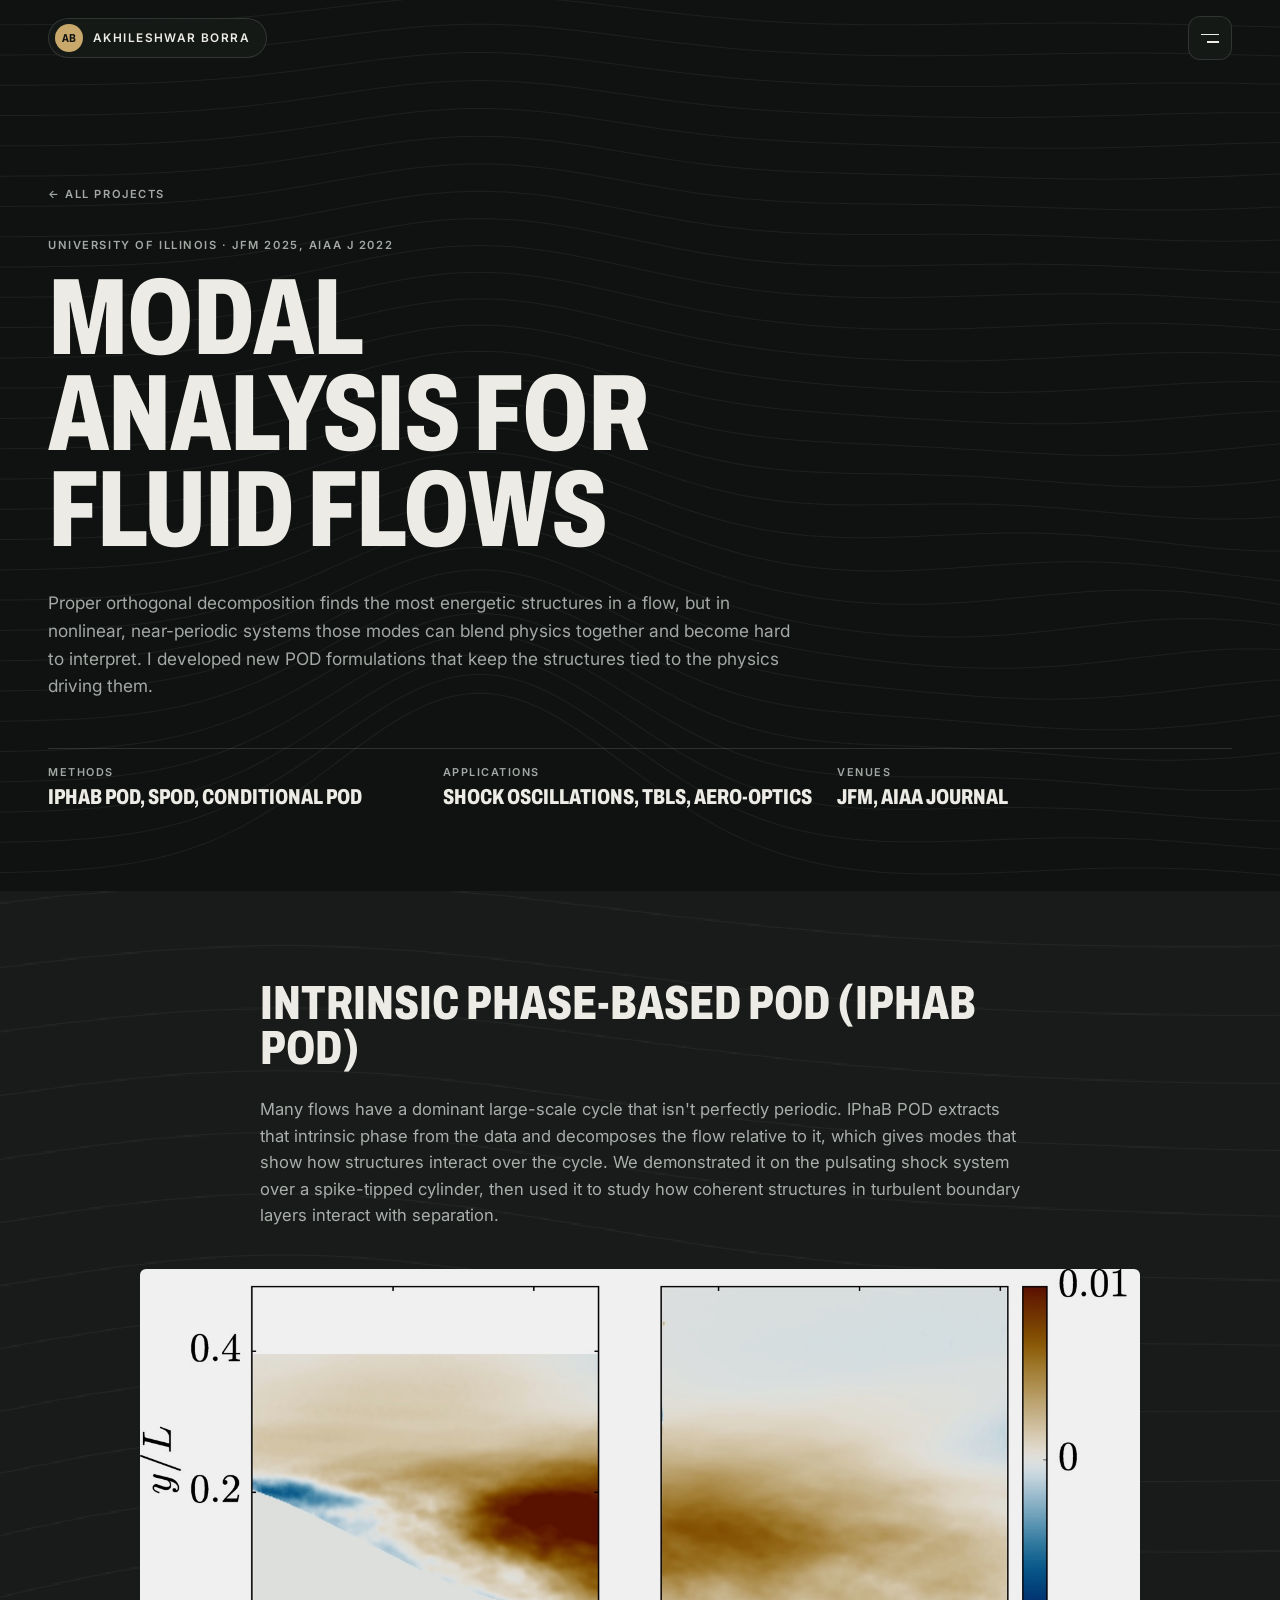
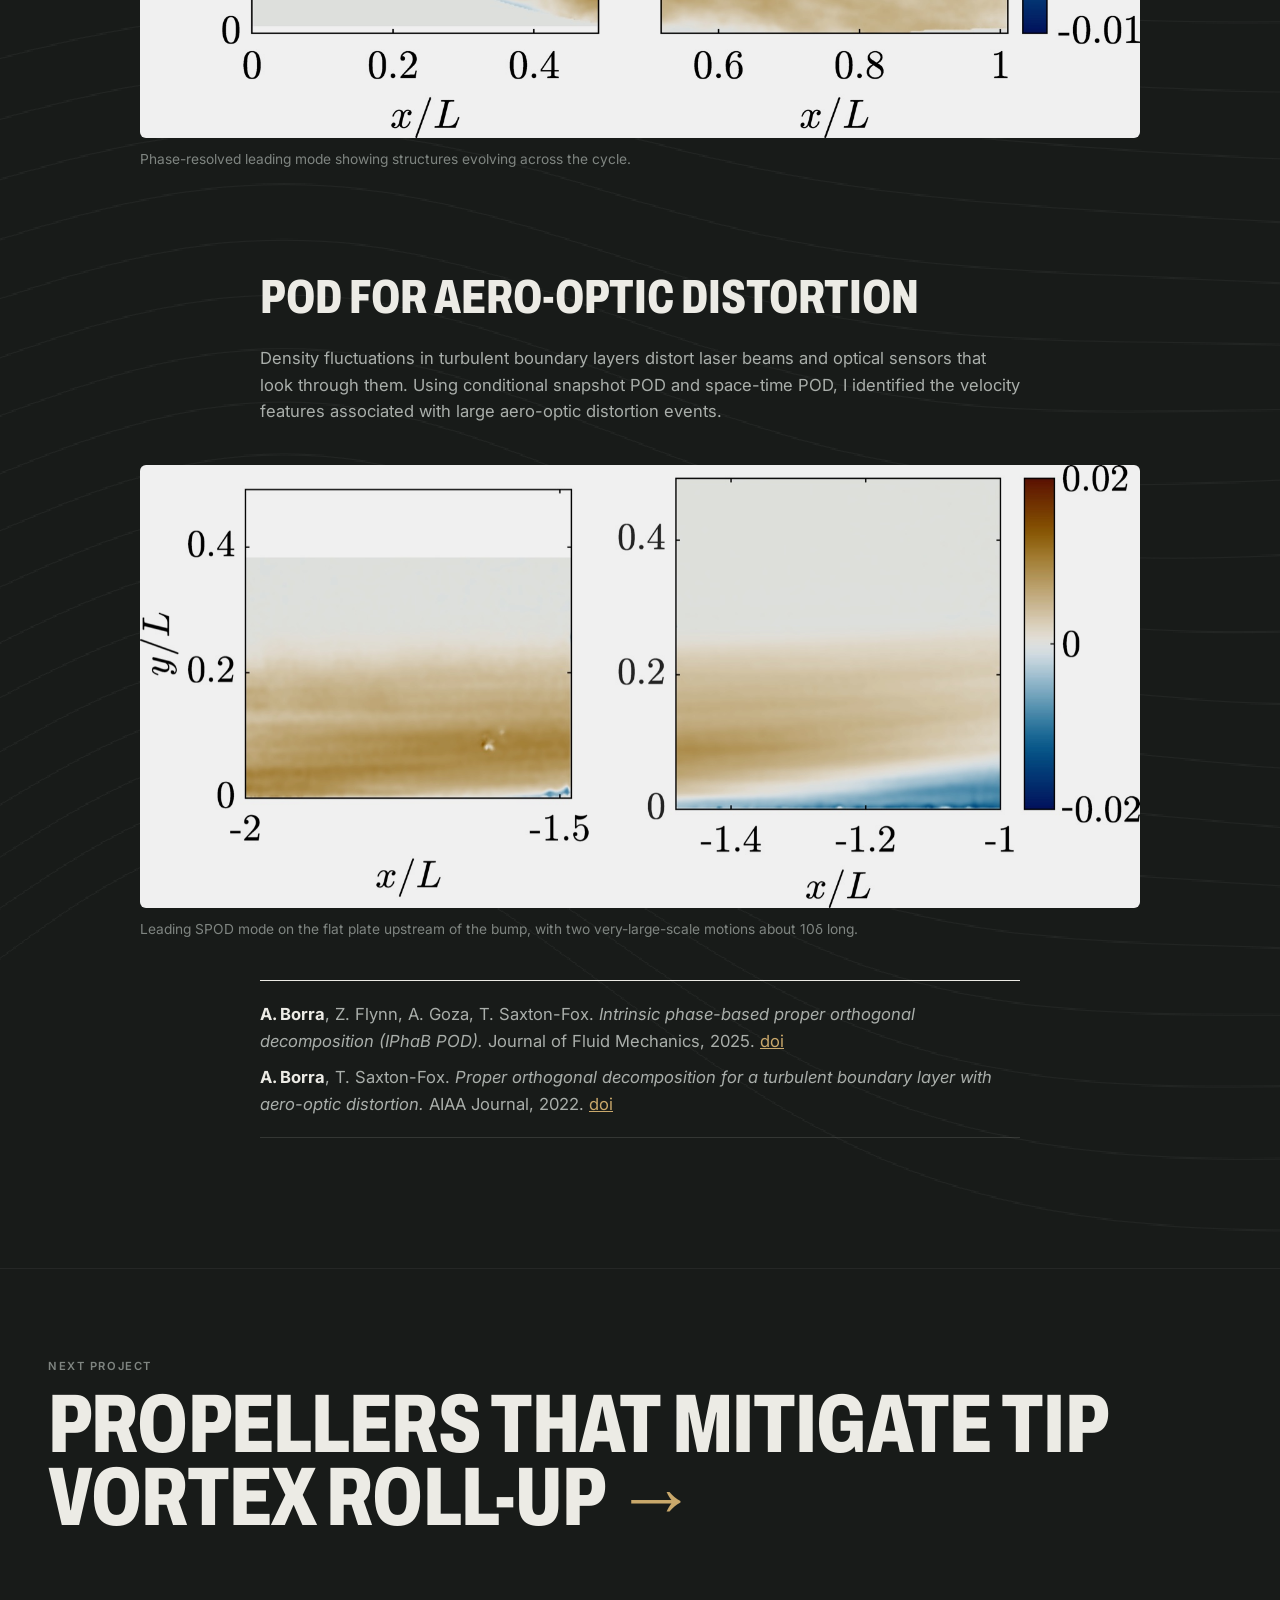
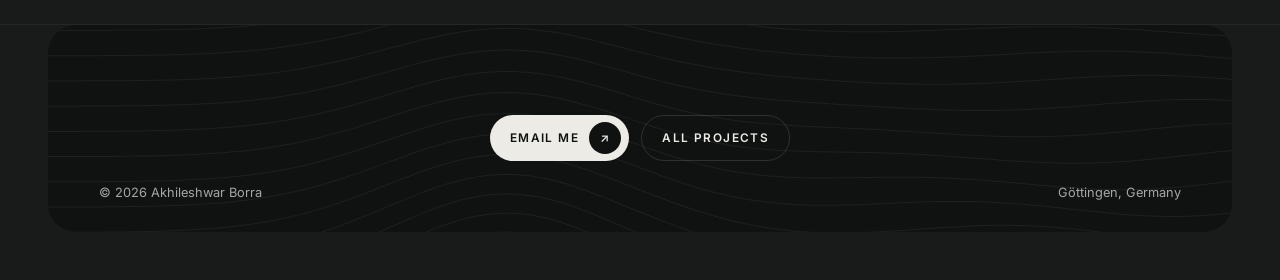
<file: projects/modal-analysis.html>
<!doctype html>
<html lang="en">
<head>
  <meta charset="utf-8">
  <meta name="viewport" content="width=device-width, initial-scale=1">
  <title>Modal analysis for fluid flows · Akhileshwar Borra</title>
  <meta name="description" content="Intrinsic phase-based POD and conditional POD for physically interpretable structures in turbulent and near-periodic flows.">
  <link rel="preconnect" href="https://fonts.googleapis.com">
  <link rel="preconnect" href="https://fonts.gstatic.com" crossorigin>
  <link href="https://fonts.googleapis.com/css2?family=Archivo:wdth,wght@62..125,500..900&family=Instrument+Serif:ital@0;1&family=Inter:wght@400;500;600&display=swap" rel="stylesheet">
  <link rel="stylesheet" href="../assets/css/style.css?v=13">
  <script defer src="../assets/js/site.js?v=7"></script>
</head>
<body>
  <header class="topbar">
    <a class="pill" href="../index.html"><span class="mono">AB</span>Akhileshwar Borra</a>
    <button class="menu-btn" type="button" data-menu-open aria-label="Open menu"><span></span><span></span></button>
  </header>

  <div class="menu" id="menu" role="dialog" aria-label="Site menu">
    <div class="menu-top">
      <span class="label">Akhileshwar Borra</span>
      <button class="btn-square" type="button" data-menu-close aria-label="Close menu">×</button>
    </div>
    <nav>
      <a href="../index.html"><small>00</small>Home</a>
      <a href="../index.html#work"><small>01</small>Projects</a>
      <a href="../index.html#publications"><small>02</small>Publications</a>
      <a href="../index.html#career"><small>03</small>Career</a>
      <a href="../index.html#contact"><small>04</small>Contact</a>
    </nav>
    <div class="menu-foot">
      <a href="mailto:akhil.borra@gmail.com">akhil.borra@gmail.com</a>
      <span class="label">Max Planck Institute for Dynamics and Self-Organization</span>
    </div>
  </div>

  <main>
    <header class="page-hero on-dark streams-dark">
      <div class="wrap">
        <a class="crumb label" href="../index.html#work">← All projects</a>
        <div class="label reveal">University of Illinois · JFM 2025, AIAA J 2022</div>
        <h1 class="display reveal" style="margin-top:18px">Modal analysis for fluid flows</h1>
        <p class="lede reveal">Proper orthogonal decomposition finds the most energetic structures in a flow, but in nonlinear, near-periodic systems those modes can blend physics together and become hard to interpret. I developed new POD formulations that keep the structures tied to the physics driving them.</p>
        <dl class="facts reveal"><div><dt>Methods</dt><dd>IPhaB POD, SPOD, conditional POD</dd></div><div><dt>Applications</dt><dd>Shock oscillations, TBLs, aero-optics</dd></div><div><dt>Venues</dt><dd>JFM, AIAA Journal</dd></div></dl>
      </div>
    </header>

    <section class="page-body streams-light">
      <div class="wrap">
        <article class="prose">


      <h2>Intrinsic phase-based POD (IPhaB POD)</h2>
      <p>Many flows have a dominant large-scale cycle that isn't perfectly periodic. IPhaB POD extracts that intrinsic phase from the data and decomposes the flow relative to it, which gives modes that show how structures interact over the cycle. We demonstrated it on the pulsating shock system over a spike-tipped cylinder, then used it to study how coherent structures in turbulent boundary layers interact with separation.</p>
      <figure class="fig"><img src="../assets/img/modal-phase.jpg" alt="Phase-resolved leading mode showing structures evolving across the cycle." loading="lazy"><figcaption>Phase-resolved leading mode showing structures evolving across the cycle.</figcaption></figure>
      <h2>POD for aero-optic distortion</h2>
      <p>Density fluctuations in turbulent boundary layers distort laser beams and optical sensors that look through them. Using conditional snapshot POD and space-time POD, I identified the velocity features associated with large aero-optic distortion events.</p>
      <figure class="fig"><img src="../assets/img/modal-spod.jpg" alt="Leading SPOD mode on the flat plate upstream of the bump, with two very-large-scale motions about 10δ long." loading="lazy"><figcaption>Leading SPOD mode on the flat plate upstream of the bump, with two very-large-scale motions about 10δ long.</figcaption></figure>
      <div class="callout">
        <p><strong>A. Borra</strong>, Z. Flynn, A. Goza, T. Saxton-Fox. <em>Intrinsic phase-based proper orthogonal decomposition (IPhaB POD).</em> Journal of Fluid Mechanics, 2025. <a href="https://doi.org/10.1017/jfm.2024.1061">doi</a></p>
        <p><strong>A. Borra</strong>, T. Saxton-Fox. <em>Proper orthogonal decomposition for a turbulent boundary layer with aero-optic distortion.</em> AIAA Journal, 2022. <a href="https://doi.org/10.2514/1.J061120">doi</a></p>
      </div>

    
        </article>
      </div>
    </section>

    <section class="next-band">
      <div class="wrap">
        <div class="label">Next project</div>
        <a href="propeller-wakes.html"><span class="display">Propellers that mitigate tip vortex roll-up <em>→</em></span></a>
      </div>
    </section>
  </main>

  <footer class="finale-wrap" id="contact">
    <div class="finale on-dark streams-dark">
      <div class="contact reveal">
        <a class="btn-light" href="mailto:akhil.borra@gmail.com">Email me <i>↗</i></a>
        <a class="btn-ghost" href="../index.html#work">All projects</a>
      </div>
      <div class="legal"><span>© 2026 Akhileshwar Borra</span><span>Göttingen, Germany</span></div>
    </div>
  </footer>
</body>
</html>
</file>
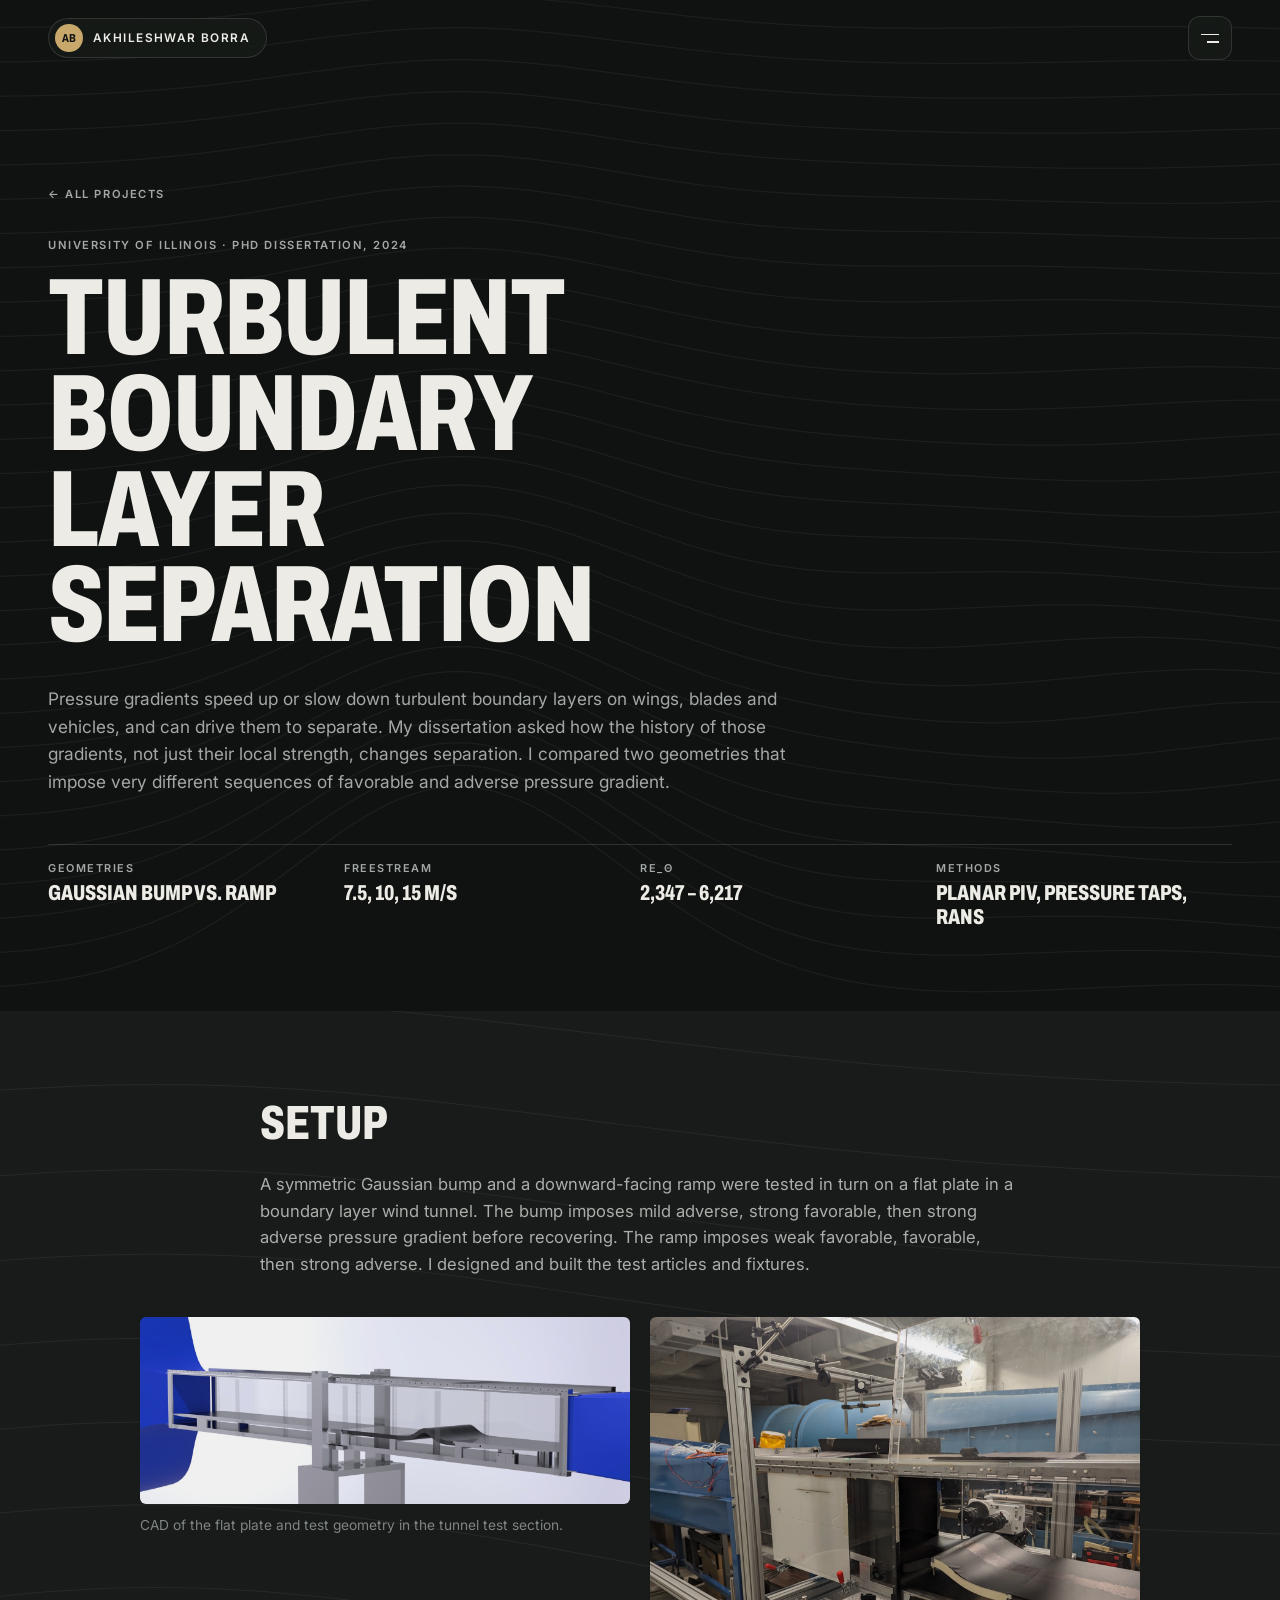
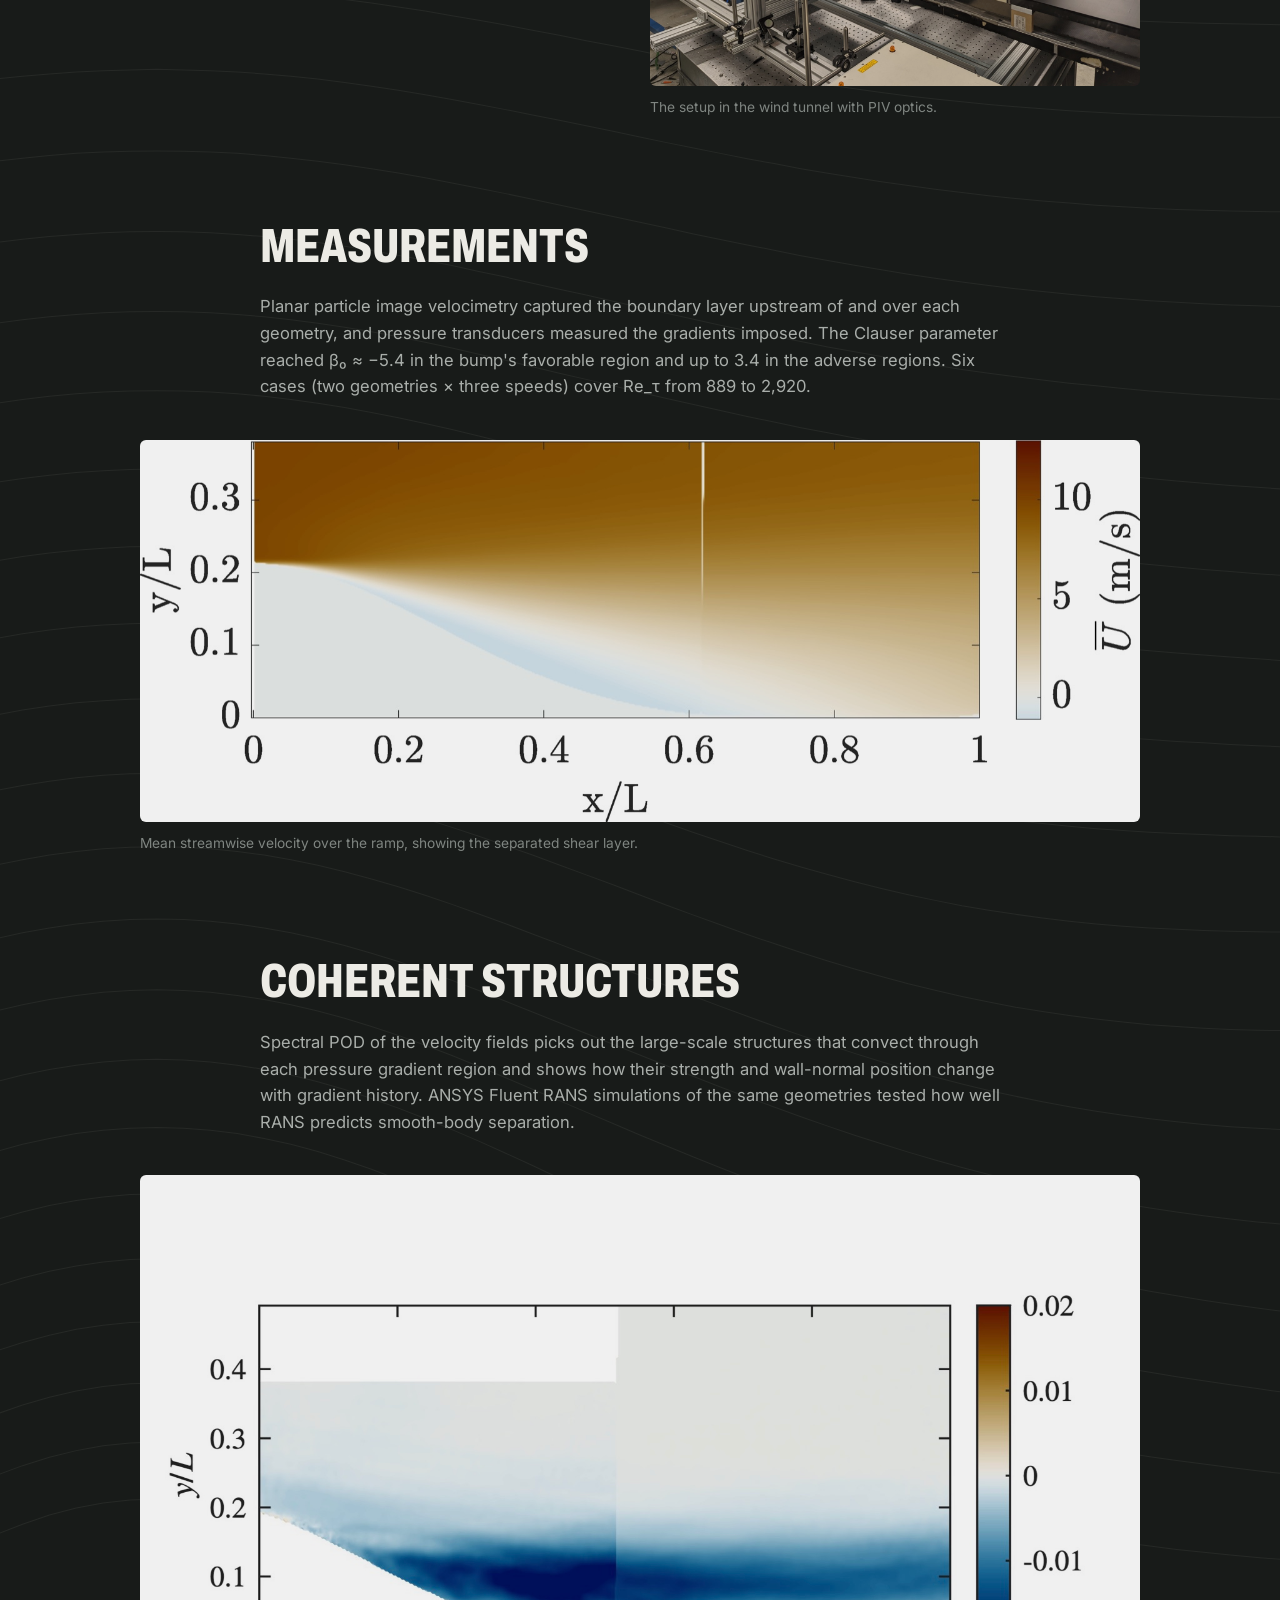
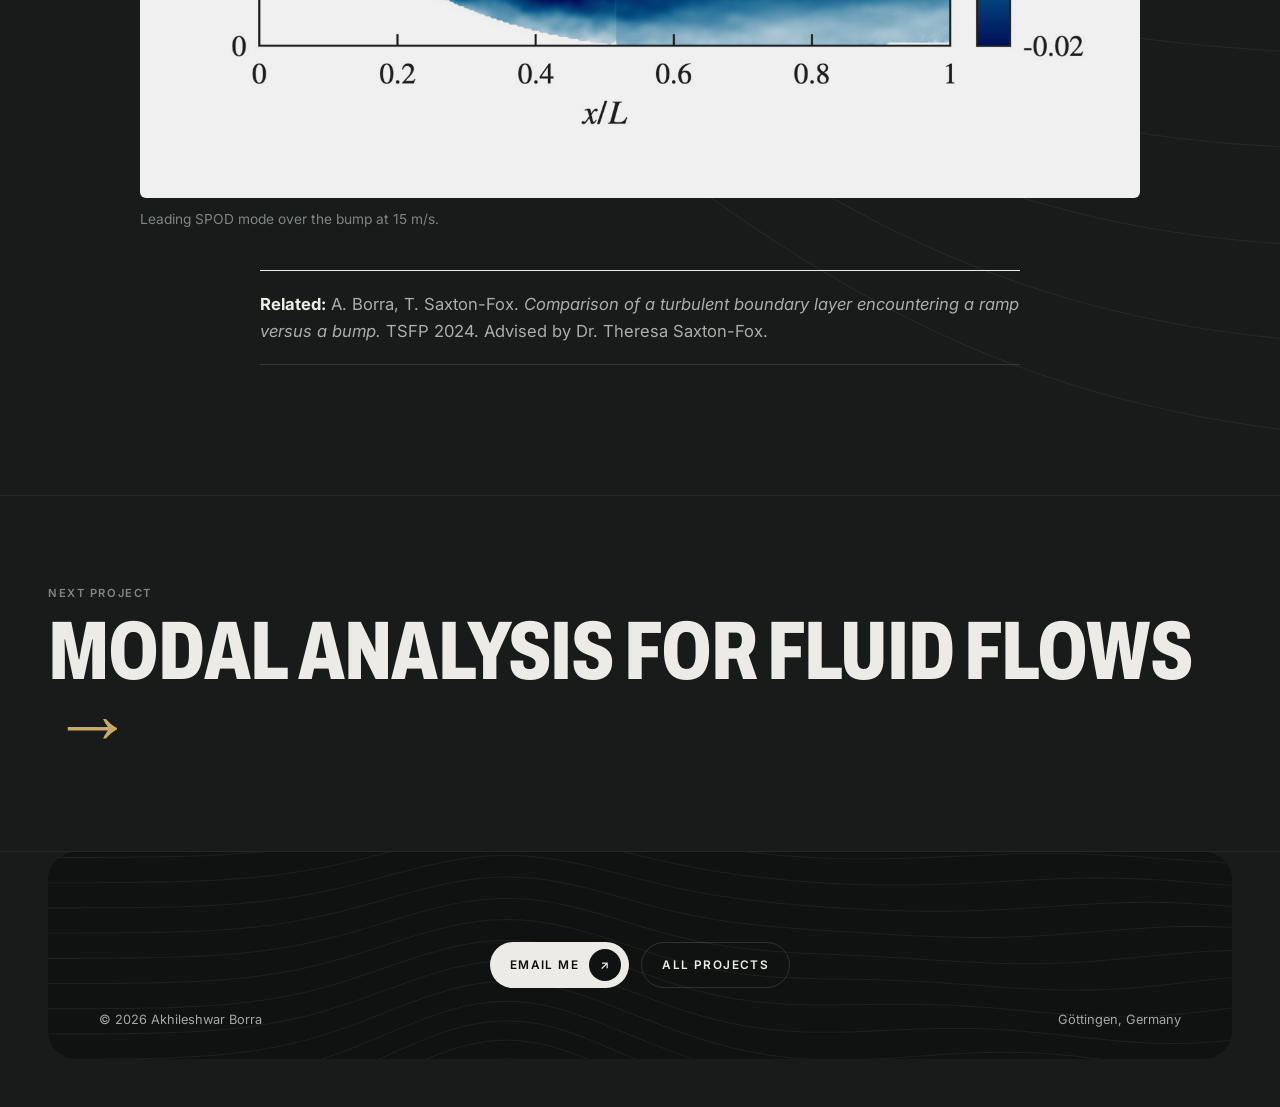
<file: projects/pressure-gradient-tbl.html>
<!doctype html>
<html lang="en">
<head>
  <meta charset="utf-8">
  <meta name="viewport" content="width=device-width, initial-scale=1">
  <title>Turbulent boundary layer separation · Akhileshwar Borra</title>
  <meta name="description" content="Experimental study of how spatially varying pressure gradient history drives turbulent boundary layer separation over a bump and a ramp.">
  <link rel="preconnect" href="https://fonts.googleapis.com">
  <link rel="preconnect" href="https://fonts.gstatic.com" crossorigin>
  <link href="https://fonts.googleapis.com/css2?family=Archivo:wdth,wght@62..125,500..900&family=Instrument+Serif:ital@0;1&family=Inter:wght@400;500;600&display=swap" rel="stylesheet">
  <link rel="stylesheet" href="../assets/css/style.css?v=13">
  <script defer src="../assets/js/site.js?v=7"></script>
</head>
<body>
  <header class="topbar">
    <a class="pill" href="../index.html"><span class="mono">AB</span>Akhileshwar Borra</a>
    <button class="menu-btn" type="button" data-menu-open aria-label="Open menu"><span></span><span></span></button>
  </header>

  <div class="menu" id="menu" role="dialog" aria-label="Site menu">
    <div class="menu-top">
      <span class="label">Akhileshwar Borra</span>
      <button class="btn-square" type="button" data-menu-close aria-label="Close menu">×</button>
    </div>
    <nav>
      <a href="../index.html"><small>00</small>Home</a>
      <a href="../index.html#work"><small>01</small>Projects</a>
      <a href="../index.html#publications"><small>02</small>Publications</a>
      <a href="../index.html#career"><small>03</small>Career</a>
      <a href="../index.html#contact"><small>04</small>Contact</a>
    </nav>
    <div class="menu-foot">
      <a href="mailto:akhil.borra@gmail.com">akhil.borra@gmail.com</a>
      <span class="label">Max Planck Institute for Dynamics and Self-Organization</span>
    </div>
  </div>

  <main>
    <header class="page-hero on-dark streams-dark">
      <div class="wrap">
        <a class="crumb label" href="../index.html#work">← All projects</a>
        <div class="label reveal">University of Illinois · PhD dissertation, 2024</div>
        <h1 class="display reveal" style="margin-top:18px">Turbulent boundary layer separation</h1>
        <p class="lede reveal">Pressure gradients speed up or slow down turbulent boundary layers on wings, blades and vehicles, and can drive them to separate. My dissertation asked how the history of those gradients, not just their local strength, changes separation. I compared two geometries that impose very different sequences of favorable and adverse pressure gradient.</p>
        <dl class="facts reveal"><div><dt>Geometries</dt><dd>Gaussian bump vs. ramp</dd></div><div><dt>Freestream</dt><dd>7.5, 10, 15 m/s</dd></div><div><dt>Re_θ</dt><dd>2,347 – 6,217</dd></div><div><dt>Methods</dt><dd>Planar PIV, pressure taps, RANS</dd></div></dl>
      </div>
    </header>

    <section class="page-body streams-light">
      <div class="wrap">
        <article class="prose">


      <h2>Setup</h2>
      <p>A symmetric Gaussian bump and a downward-facing ramp were tested in turn on a flat plate in a boundary layer wind tunnel. The bump imposes mild adverse, strong favorable, then strong adverse pressure gradient before recovering. The ramp imposes weak favorable, favorable, then strong adverse. I designed and built the test articles and fixtures.</p>
      <div class="fig-grid"><figure class="fig"><img src="../assets/img/tbl-cad.jpg" alt="CAD of the flat plate and test geometry in the tunnel test section." loading="lazy"><figcaption>CAD of the flat plate and test geometry in the tunnel test section.</figcaption></figure><figure class="fig"><img src="../assets/img/tbl-tunnel.jpg" alt="The setup in the wind tunnel with PIV optics." loading="lazy"><figcaption>The setup in the wind tunnel with PIV optics.</figcaption></figure></div>
      <h2>Measurements</h2>
      <p>Planar particle image velocimetry captured the boundary layer upstream of and over each geometry, and pressure transducers measured the gradients imposed. The Clauser parameter reached β₀ ≈ −5.4 in the bump's favorable region and up to 3.4 in the adverse regions. Six cases (two geometries × three speeds) cover Re_τ from 889 to 2,920.</p>
      <figure class="fig"><img src="../assets/img/tbl-mean.jpg" alt="Mean streamwise velocity over the ramp, showing the separated shear layer." loading="lazy"><figcaption>Mean streamwise velocity over the ramp, showing the separated shear layer.</figcaption></figure>
      <h2>Coherent structures</h2>
      <p>Spectral POD of the velocity fields picks out the large-scale structures that convect through each pressure gradient region and shows how their strength and wall-normal position change with gradient history. ANSYS Fluent RANS simulations of the same geometries tested how well RANS predicts smooth-body separation.</p>
      <figure class="fig"><img src="../assets/img/tbl-spod.jpg" alt="Leading SPOD mode over the bump at 15 m/s." loading="lazy"><figcaption>Leading SPOD mode over the bump at 15 m/s.</figcaption></figure>
      <div class="callout"><p><strong>Related:</strong> A. Borra, T. Saxton-Fox. <em>Comparison of a turbulent boundary layer encountering a ramp versus a bump.</em> TSFP 2024. Advised by Dr. Theresa Saxton-Fox.</p></div>

    
        </article>
      </div>
    </section>

    <section class="next-band">
      <div class="wrap">
        <div class="label">Next project</div>
        <a href="modal-analysis.html"><span class="display">Modal analysis for fluid flows <em>→</em></span></a>
      </div>
    </section>
  </main>

  <footer class="finale-wrap" id="contact">
    <div class="finale on-dark streams-dark">
      <div class="contact reveal">
        <a class="btn-light" href="mailto:akhil.borra@gmail.com">Email me <i>↗</i></a>
        <a class="btn-ghost" href="../index.html#work">All projects</a>
      </div>
      <div class="legal"><span>© 2026 Akhileshwar Borra</span><span>Göttingen, Germany</span></div>
    </div>
  </footer>
</body>
</html>
</file>
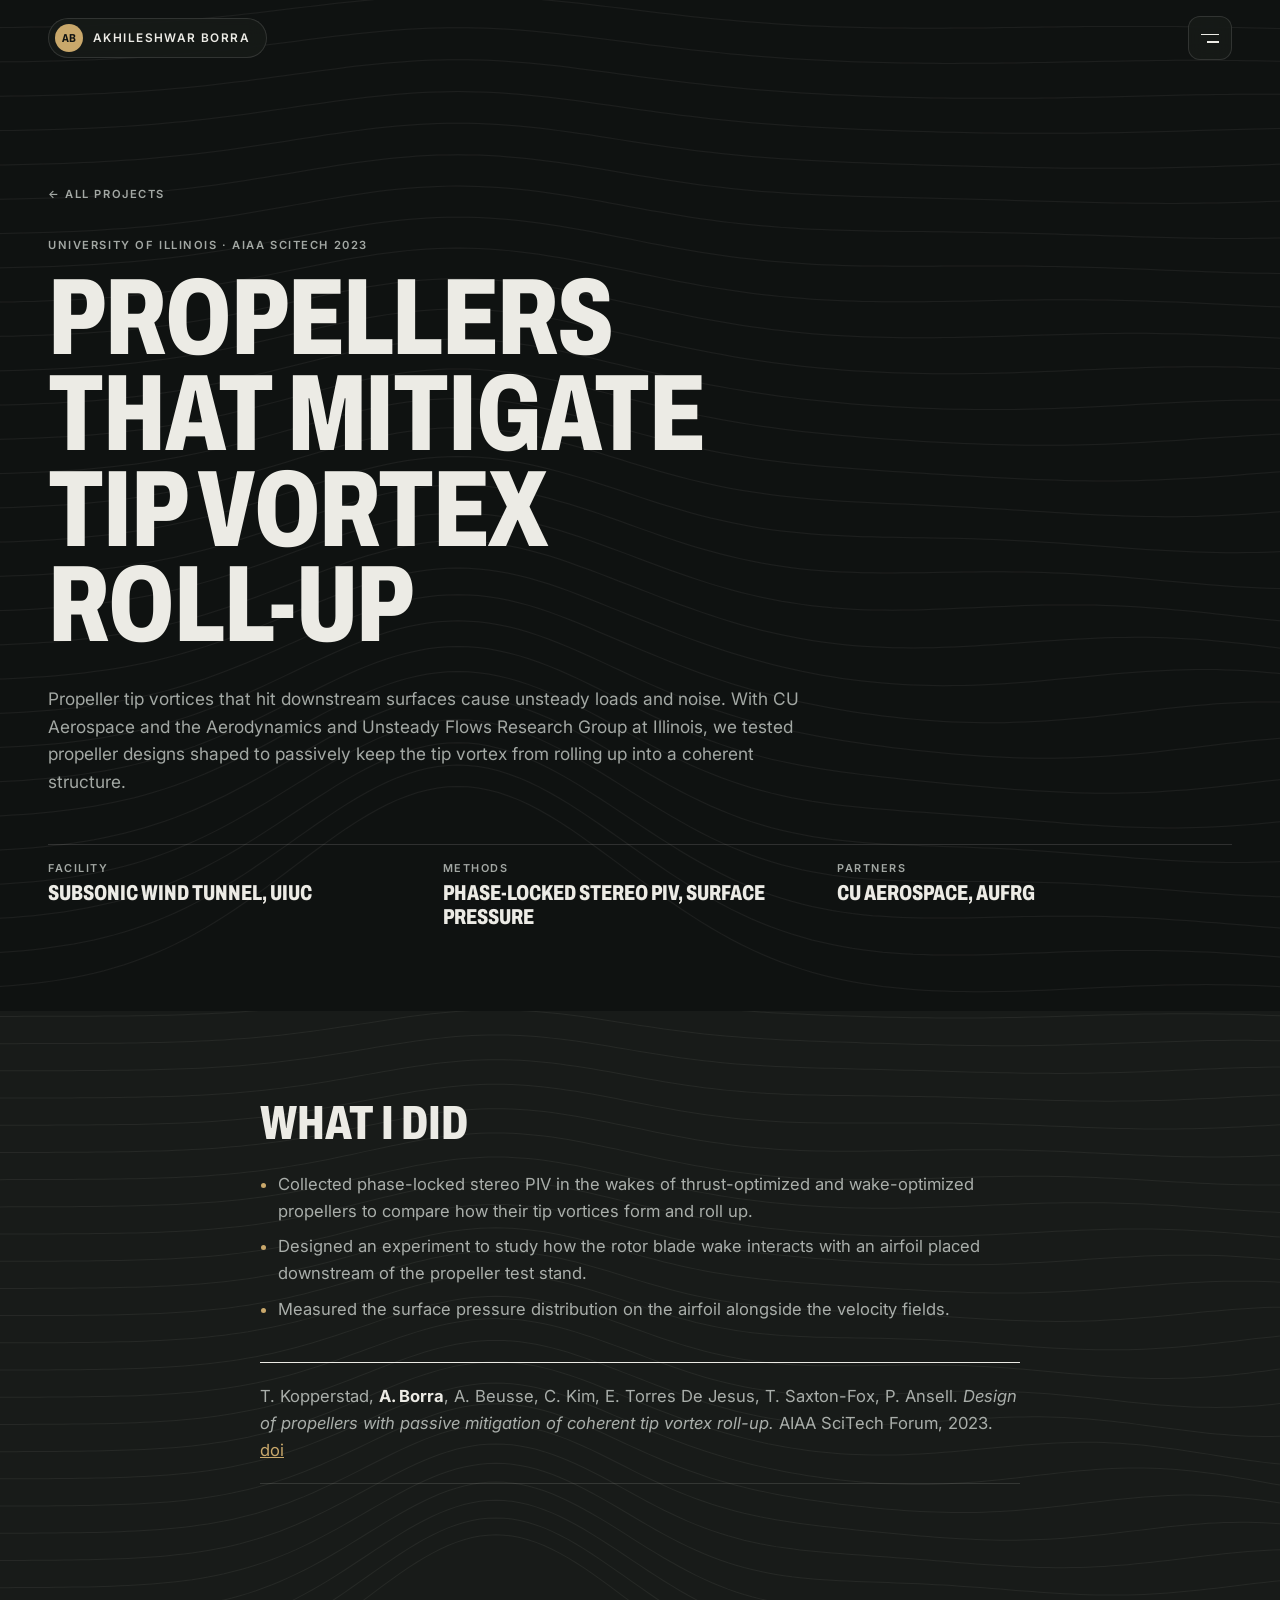
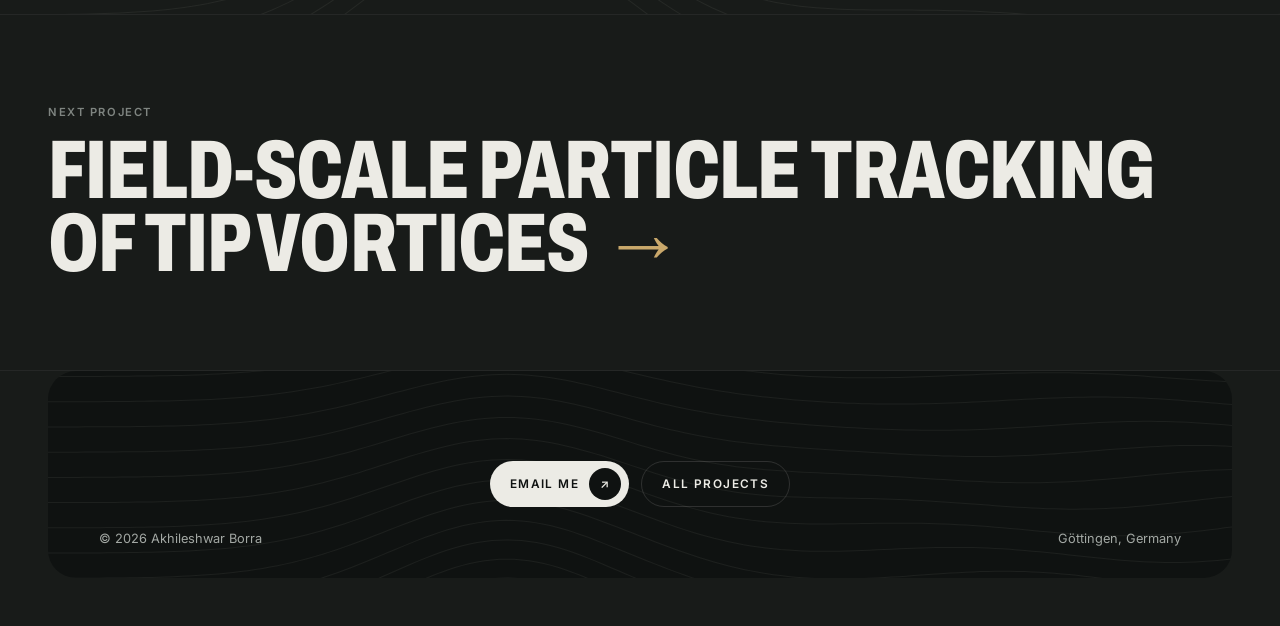
<file: projects/propeller-wakes.html>
<!doctype html>
<html lang="en">
<head>
  <meta charset="utf-8">
  <meta name="viewport" content="width=device-width, initial-scale=1">
  <title>Propellers that mitigate tip vortex roll-up · Akhileshwar Borra</title>
  <meta name="description" content="Phase-locked stereo PIV of thrust-optimized and wake-optimized propeller wakes and blade–vortex interaction.">
  <link rel="preconnect" href="https://fonts.googleapis.com">
  <link rel="preconnect" href="https://fonts.gstatic.com" crossorigin>
  <link href="https://fonts.googleapis.com/css2?family=Archivo:wdth,wght@62..125,500..900&family=Instrument+Serif:ital@0;1&family=Inter:wght@400;500;600&display=swap" rel="stylesheet">
  <link rel="stylesheet" href="../assets/css/style.css?v=13">
  <script defer src="../assets/js/site.js?v=7"></script>
</head>
<body>
  <header class="topbar">
    <a class="pill" href="../index.html"><span class="mono">AB</span>Akhileshwar Borra</a>
    <button class="menu-btn" type="button" data-menu-open aria-label="Open menu"><span></span><span></span></button>
  </header>

  <div class="menu" id="menu" role="dialog" aria-label="Site menu">
    <div class="menu-top">
      <span class="label">Akhileshwar Borra</span>
      <button class="btn-square" type="button" data-menu-close aria-label="Close menu">×</button>
    </div>
    <nav>
      <a href="../index.html"><small>00</small>Home</a>
      <a href="../index.html#work"><small>01</small>Projects</a>
      <a href="../index.html#publications"><small>02</small>Publications</a>
      <a href="../index.html#career"><small>03</small>Career</a>
      <a href="../index.html#contact"><small>04</small>Contact</a>
    </nav>
    <div class="menu-foot">
      <a href="mailto:akhil.borra@gmail.com">akhil.borra@gmail.com</a>
      <span class="label">Max Planck Institute for Dynamics and Self-Organization</span>
    </div>
  </div>

  <main>
    <header class="page-hero on-dark streams-dark">
      <div class="wrap">
        <a class="crumb label" href="../index.html#work">← All projects</a>
        <div class="label reveal">University of Illinois · AIAA SciTech 2023</div>
        <h1 class="display reveal" style="margin-top:18px">Propellers that mitigate tip vortex roll-up</h1>
        <p class="lede reveal">Propeller tip vortices that hit downstream surfaces cause unsteady loads and noise. With CU Aerospace and the Aerodynamics and Unsteady Flows Research Group at Illinois, we tested propeller designs shaped to passively keep the tip vortex from rolling up into a coherent structure.</p>
        <dl class="facts reveal"><div><dt>Facility</dt><dd>Subsonic wind tunnel, UIUC</dd></div><div><dt>Methods</dt><dd>Phase-locked stereo PIV, surface pressure</dd></div><div><dt>Partners</dt><dd>CU Aerospace, AUFRG</dd></div></dl>
      </div>
    </header>

    <section class="page-body streams-light">
      <div class="wrap">
        <article class="prose">


      <h2>What I did</h2>
      <ul>
        <li>Collected phase-locked stereo PIV in the wakes of thrust-optimized and wake-optimized propellers to compare how their tip vortices form and roll up.</li>
        <li>Designed an experiment to study how the rotor blade wake interacts with an airfoil placed downstream of the propeller test stand.</li>
        <li>Measured the surface pressure distribution on the airfoil alongside the velocity fields.</li>
      </ul>
      <div class="callout"><p>T. Kopperstad, <strong>A. Borra</strong>, A. Beusse, C. Kim, E. Torres De Jesus, T. Saxton-Fox, P. Ansell. <em>Design of propellers with passive mitigation of coherent tip vortex roll-up.</em> AIAA SciTech Forum, 2023. <a href="https://doi.org/10.2514/6.2023-2614">doi</a></p></div>

    
        </article>
      </div>
    </section>

    <section class="next-band">
      <div class="wrap">
        <div class="label">Next project</div>
        <a href="field-lpt.html"><span class="display">Field-scale particle tracking of tip vortices <em>→</em></span></a>
      </div>
    </section>
  </main>

  <footer class="finale-wrap" id="contact">
    <div class="finale on-dark streams-dark">
      <div class="contact reveal">
        <a class="btn-light" href="mailto:akhil.borra@gmail.com">Email me <i>↗</i></a>
        <a class="btn-ghost" href="../index.html#work">All projects</a>
      </div>
      <div class="legal"><span>© 2026 Akhileshwar Borra</span><span>Göttingen, Germany</span></div>
    </div>
  </footer>
</body>
</html>
</file>
<file: assets/css/style.css>
/* ---------- Tokens ---------- */
:root {
  --paper: #181b19;
  --paper-2: #202422;
  --ink: #ecebe5;
  --ink-2: #a9aeaa;
  --ink-3: #7f8581;
  --char: #0f1211;
  --char-2: #1a1e1c;
  --char-3: #2a2f2c;
  --on-char: #ecebe5;
  --on-char-2: #a3a8a4;
  --brass: #c9a86b;
  --brass-hi: #c9a86b;
  --rule: rgba(236, 235, 229, .13);
  --rule-dark: rgba(236, 235, 229, .14);
  --display: "Archivo", "Helvetica Neue", Arial, sans-serif;
  --serif: "Instrument Serif", Georgia, serif;
  --sans: "Inter", -apple-system, BlinkMacSystemFont, "Segoe UI", sans-serif;
  --gutter: clamp(16px, 4vw, 48px);
  --max: 1360px;
  color-scheme: dark;
}

* { box-sizing: border-box; }
html { scroll-behavior: smooth; }
body {
  margin: 0;
  background: var(--paper);
  color: var(--ink);
  font: 16px/1.6 var(--sans);
  -webkit-font-smoothing: antialiased;
  text-rendering: optimizeLegibility;
}
img { max-width: 100%; display: block; }
a { color: inherit; }
::selection { background: var(--brass-hi); color: var(--char); }
section + section, main + footer { border-top: 1px solid rgba(236, 235, 229, .06); }

.display {
  font-family: var(--display);
  font-stretch: 72%;
  font-weight: 800;
  text-transform: uppercase;
  line-height: .88;
  letter-spacing: -.01em;
  margin: 0;
}
.display em, .serif-em {
  font-family: var(--serif);
  font-style: italic;
  font-weight: 400;
  font-stretch: 100%;
  text-transform: none;
  letter-spacing: -.01em;
  color: var(--brass);
}
.on-dark .display em, .on-dark .serif-em { color: var(--brass-hi); }
.label {
  font: 600 .7rem/1.3 var(--sans);
  letter-spacing: .14em;
  text-transform: uppercase;
  color: var(--ink-3);
}
.on-dark .label { color: var(--on-char-2); }
.wrap { max-width: var(--max); margin: 0 auto; padding: 0 var(--gutter); }
.on-dark { background-color: var(--char); color: var(--on-char); }
.streams-light { background-image: url(../img/streamlines-dark.svg); background-size: cover; background-position: center; }
.streams-dark { background-image: url(../img/streamlines-dark.svg); background-size: cover; background-position: center; }

/* ---------- Top bar & menu ---------- */
.topbar {
  position: fixed; inset: 0 0 auto 0; z-index: 50;
  display: flex; justify-content: space-between; align-items: center;
  padding: 16px var(--gutter);
  pointer-events: none;
}
.topbar > * { pointer-events: auto; }
.pill {
  display: inline-flex; align-items: center; gap: 10px;
  height: 40px; padding: 0 16px 0 6px; border-radius: 999px;
  background: rgba(24, 27, 25, .78); backdrop-filter: blur(10px); -webkit-backdrop-filter: blur(10px);
  border: 1px solid var(--rule); color: var(--ink); text-decoration: none;
  font: 600 .74rem var(--sans); letter-spacing: .12em; text-transform: uppercase;
}
.pill .mono {
  display: grid; place-items: center; width: 28px; height: 28px; border-radius: 50%;
  background: var(--brass-hi); color: var(--char);
  font: 700 .72rem var(--display); font-stretch: 80%; letter-spacing: .02em;
}
.menu-btn {
  width: 44px; height: 44px; border-radius: 12px; cursor: pointer; padding: 0;
  background: rgba(24, 27, 25, .78); backdrop-filter: blur(10px); -webkit-backdrop-filter: blur(10px);
  border: 1px solid var(--rule); display: grid; place-content: center; gap: 6px;
}
.menu-btn span { display: block; width: 18px; height: 1.5px; background: var(--ink); }
.menu-btn span:last-child { width: 12px; justify-self: end; }
.menu {
  position: fixed; inset: 0; z-index: 60;
  background: var(--char); color: var(--on-char);
  display: grid; grid-template-rows: auto 1fr auto;
  padding: 16px var(--gutter) 32px;
  opacity: 0; visibility: hidden; transition: opacity .35s, visibility .35s;
}
.menu.open { opacity: 1; visibility: visible; }
.menu-top { display: flex; justify-content: space-between; align-items: center; }
.menu nav { align-self: center; display: grid; gap: .1em; }
.menu nav a {
  font-family: var(--display); font-stretch: 72%; font-weight: 800; text-transform: uppercase;
  font-size: clamp(3rem, 11vw, 8.5rem); line-height: .9; text-decoration: none;
  display: flex; align-items: baseline; gap: .25em; width: fit-content;
}
.menu nav a small { font: 500 .8rem var(--sans); color: var(--on-char-2); letter-spacing: .12em; }
.menu nav a:hover { color: var(--brass-hi); }
.menu-foot { display: flex; justify-content: space-between; gap: 16px; flex-wrap: wrap; }
.menu-foot a { color: var(--on-char-2); text-decoration: none; }
.menu-foot a:hover { color: var(--on-char); }
.btn-square {
  width: 44px; height: 44px; border-radius: 12px; cursor: pointer;
  border: 1px solid var(--rule-dark); background: var(--char-2); color: var(--on-char);
  font-size: 1.3rem; line-height: 1;
}

/* ---------- Hero ---------- */
.hero {
  position: relative; height: 100svh; min-height: 620px; overflow: hidden;
  background-color: var(--paper);
}
.hero model-viewer {
  position: absolute; inset: 0; width: 100%; height: 100%;
  background: transparent; --poster-color: transparent;
}
.hero model-viewer:not(.unlocked) { pointer-events: none; }
@media (min-width: 900px) { .hero model-viewer { inset: 4% 0 12% 28%; width: auto; height: auto; } }
@media (max-width: 899px) { .hero model-viewer { inset: 6% 0 30% 0; height: auto; } }
.hero-copy {
  position: absolute; left: var(--gutter); right: var(--gutter); bottom: clamp(20px, 5vh, 48px);
  display: flex; justify-content: space-between; align-items: flex-end; gap: 24px;
  pointer-events: none;
}
.hero-portrait {
  display: block; width: clamp(96px, 11vw, 150px); height: auto; aspect-ratio: 1; object-fit: cover;
  border-radius: 50%; margin-bottom: clamp(14px, 2.4vh, 24px);
  border: 2px solid var(--brass); box-shadow: 0 10px 30px rgba(0, 0, 0, .35);
}
.hero-name { font-size: clamp(3.4rem, 10.5vw, 10rem); color: var(--ink); }
.hero-sub { margin-top: 18px; max-width: 34em; color: var(--ink-2); font-size: .98rem; }
.hero-sub strong { color: var(--ink); font-weight: 600; }
.hero-tools { display: grid; justify-items: end; gap: 10px; pointer-events: auto; }
.lock-btn {
  display: inline-flex; align-items: center; gap: 10px; cursor: pointer;
  height: 44px; padding: 0 8px 0 16px; border-radius: 999px;
  background: var(--on-char); color: var(--char); border: 0;
  font: 600 .72rem var(--sans); letter-spacing: .12em; text-transform: uppercase;
}
.lock-btn i { display: grid; place-items: center; width: 30px; height: 30px; border-radius: 50%; background: var(--brass-hi); color: var(--char); font-style: normal; font-size: .9rem; }
.hero-meta { position: absolute; top: 84px; right: var(--gutter); text-align: right; pointer-events: none; }
.hero-meta .label + .label { margin-top: 4px; }
@media (max-width: 760px) {
  .hero-copy { flex-direction: column; align-items: flex-start; }
  .hero-tools { justify-items: start; }
  .hero-meta { display: none; }
}

/* ---------- Statement (dark) ---------- */
.statement { padding: clamp(96px, 16vh, 180px) 0 clamp(72px, 12vh, 140px); text-align: center; }
.statement .label { margin-bottom: 28px; }
.statement h2 { font-size: clamp(2.4rem, 7.2vw, 7.4rem); max-width: 15ch; margin: 0 auto; }
.statement p.lead { max-width: 40em; margin: 36px auto 0; color: var(--on-char-2); font-size: 1.05rem; }

.editorial { display: grid; grid-template-columns: repeat(12, 1fr); gap: 24px; padding: clamp(48px, 10vh, 120px) 0 0; text-align: left; }
.editorial figure { margin: 0; }
.editorial figcaption { margin-top: 10px; }
.editorial img { width: 100%; aspect-ratio: 4 / 3; object-fit: cover; border-radius: 4px; filter: saturate(.92) brightness(.95); }
.ed-1 { grid-column: 1 / span 5; }
.ed-2 { grid-column: 8 / span 5; margin-top: 22vh !important; }
.ed-3 { grid-column: 2 / span 6; margin-top: 6vh !important; }
.ed-4 { grid-column: 9 / span 4; margin-top: 18vh !important; }
.ed-quote { grid-column: 1 / span 6; align-self: end; margin: 6vh 0 0 !important; }
.ed-quote blockquote { margin: 0; font: italic 400 clamp(1.5rem, 2.6vw, 2.2rem)/1.15 var(--serif); color: var(--on-char); }
.ed-quote blockquote b { font-weight: 400; color: var(--brass-hi); }
@media (max-width: 760px) {
  .editorial { grid-template-columns: 1fr; gap: 40px; }
  .editorial > * { grid-column: auto !important; margin-top: 0 !important; }
}

/* ---------- Split: field / lab ---------- */
.split { padding: clamp(80px, 14vh, 150px) 0; }
.split-grid { display: grid; grid-template-columns: 1fr 1fr; gap: clamp(24px, 4vw, 64px); }
.split-col { display: grid; gap: 22px; align-content: start; }
.split-col h2 { font-size: clamp(3.4rem, 10vw, 9.5rem); }
.split-col h2 em { display: block; font-size: .42em; line-height: 1; margin-bottom: .08em; }
.split-col p { color: var(--ink-2); max-width: 30em; margin: 0; }
.split-col ul { list-style: none; padding: 0; margin: 0; border-top: 1px solid var(--rule); }
.split-col li a {
  display: flex; justify-content: space-between; align-items: center; gap: 16px;
  padding: 16px 0; border-bottom: 1px solid var(--rule); text-decoration: none; font-weight: 500;
}
.split-col li a span { color: var(--ink-3); font-size: .85rem; white-space: nowrap; }
.split-col li a:hover { color: var(--brass); }
.split-col .shot { aspect-ratio: 16 / 11; object-fit: cover; border-radius: 4px; width: 100%; }
@media (max-width: 760px) { .split-grid { grid-template-columns: 1fr; gap: 72px; } }

/* ---------- Work grid (dark) ---------- */
.work { padding: clamp(80px, 14vh, 150px) 0; }
.work-head { display: flex; justify-content: space-between; align-items: flex-end; gap: 32px; margin-bottom: 48px; flex-wrap: wrap; }
.work-head h2 { font-size: clamp(3rem, 8vw, 7.5rem); }
.work-head p { max-width: 26em; color: var(--on-char-2); margin: 0; }
.tiles { display: grid; grid-template-columns: repeat(2, 1fr); gap: 14px; }
.tile {
  position: relative; display: block; aspect-ratio: 16 / 11; overflow: hidden; text-decoration: none;
  background: var(--char-2); border: 1px solid var(--rule-dark); border-radius: 14px;
}
.tile img { width: 100%; height: 100%; object-fit: cover; opacity: .82; transition: transform .6s cubic-bezier(.2,.7,.2,1), opacity .4s; }
.tile.contain img { object-fit: contain; padding: 8% 10% 16%; background: #e8e6e0; opacity: .94; }
.tile:hover img { transform: scale(1.035); opacity: 1; }
.tile .tag {
  position: absolute; right: -1px; bottom: -1px;
  display: flex; gap: 14px; align-items: baseline;
  padding: 14px 18px 12px 44px; background: var(--char);
  clip-path: polygon(28px 0, 100% 0, 100% 100%, 0 100%);
}
.tile .tag b { font-weight: 600; font-size: .92rem; color: var(--on-char); }
.tile .tag span { font: 600 .82rem var(--sans); color: var(--brass-hi); white-space: nowrap; }
.tile .chip {
  position: absolute; left: 14px; top: 14px; padding: 4px 10px; border-radius: 999px;
  background: rgba(21, 24, 22, .78); color: var(--on-char); backdrop-filter: blur(6px);
  font: 600 .66rem var(--sans); letter-spacing: .12em; text-transform: uppercase;
}
.tile.text-tile { display: grid; place-items: center; }
.tile.text-tile .big { font-family: var(--serif); font-style: italic; font-size: clamp(1.6rem, 3vw, 2.6rem); color: var(--on-char-2); text-align: center; padding: 0 12% 10%; line-height: 1.1; }
.tiles.t3 { grid-template-columns: repeat(3, 1fr); }
.group { margin-top: clamp(48px, 9vh, 96px); }
.group-head { display: flex; justify-content: space-between; align-items: flex-end; gap: 24px 48px; flex-wrap: wrap; margin-bottom: 22px; padding-bottom: 18px; border-bottom: 1px solid var(--rule-dark); }
.group-head h3 { font-size: clamp(2.4rem, 6vw, 5rem); color: var(--on-char); }
.group-head h3 em { display: block; font-size: .42em; line-height: 1; margin-bottom: .08em; }
.group-head p { max-width: 30em; color: var(--on-char-2); margin: 0; }
#analysis .tiles { grid-template-columns: repeat(2, 1fr); }
@media (max-width: 1000px) { .tiles.t3 { grid-template-columns: repeat(2, 1fr); } }
@media (max-width: 760px) { .tiles, .tiles.t3, #analysis .tiles { grid-template-columns: 1fr; } }

/* ---------- Publications ---------- */
.pubs-sec { padding: clamp(80px, 14vh, 150px) 0; }
.sec-head { display: grid; grid-template-columns: auto 1fr; gap: 32px; align-items: end; margin-bottom: 40px; }
.sec-head h2 { font-size: clamp(3rem, 8vw, 7.5rem); }
.sec-head p { color: var(--ink-2); margin: 0; max-width: 28em; justify-self: end; }
@media (max-width: 760px) { .sec-head { grid-template-columns: 1fr; } .sec-head p { justify-self: start; } }
.pub-list { list-style: none; margin: 0; padding: 0; border-top: 1px solid var(--ink); }
.pub-list li { display: grid; grid-template-columns: 120px 1fr auto; gap: 24px; padding: 22px 0; border-bottom: 1px solid var(--rule); align-items: baseline; }
.pub-list .yr { font: 800 1.9rem/1 var(--display); font-stretch: 72%; }
.pub-list .t { font-weight: 600; font-size: 1.05rem; line-height: 1.35; }
.pub-list .a { color: var(--ink-2); font-size: .9rem; margin-top: 4px; }
.pub-list .a b { color: var(--ink); font-weight: 600; }
.pub-list .v { font-family: var(--serif); font-style: italic; font-size: 1.1rem; color: var(--ink-2); margin-top: 2px; }
.pub-list .go { font: 600 .72rem var(--sans); letter-spacing: .12em; text-transform: uppercase; text-decoration: none; border: 1px solid var(--rule); border-radius: 999px; padding: 8px 14px; white-space: nowrap; }
.pub-list .go:hover { background: var(--ink); color: var(--paper); }
@media (max-width: 760px) { .pub-list li { grid-template-columns: 1fr; gap: 6px; } .pub-list .go { justify-self: start; margin-top: 8px; } }

/* ---------- Career ---------- */
.career { padding: 0 0 clamp(80px, 14vh, 150px); }
.career-list { border-top: 1px solid var(--ink); }
.career-row { display: grid; grid-template-columns: 180px 1fr 1fr; gap: 24px; padding: 20px 0; border-bottom: 1px solid var(--rule); }
.career-row .when { font: 600 .78rem var(--sans); letter-spacing: .1em; text-transform: uppercase; color: var(--ink-3); padding-top: 3px; }
.career-row .role { font-weight: 600; }
.career-row .where { color: var(--ink-2); }
@media (max-width: 760px) { .career-row { grid-template-columns: 1fr; gap: 2px; } }

/* ---------- Finale footer ---------- */
.finale-wrap { padding: 0 var(--gutter) var(--gutter); }
.finale {
  position: relative; overflow: hidden; border-radius: 28px;
  padding: clamp(56px, 10vh, 110px) clamp(20px, 4vw, 56px) 28px;
}
.finale h2 { text-align: center; font-size: clamp(3rem, 9.5vw, 9.2rem); }
.finale .contact { display: flex; justify-content: center; gap: 12px; flex-wrap: wrap; }
.btn-light {
  display: inline-flex; align-items: center; gap: 10px; height: 46px; padding: 0 8px 0 20px; border-radius: 999px;
  background: var(--on-char); color: var(--char); text-decoration: none;
  font: 600 .74rem var(--sans); letter-spacing: .12em; text-transform: uppercase;
}
.btn-light i { display: grid; place-items: center; width: 32px; height: 32px; border-radius: 50%; background: var(--char); color: var(--on-char); font-style: normal; }
.btn-ghost { display: inline-flex; align-items: center; height: 46px; padding: 0 20px; border-radius: 999px; border: 1px solid var(--rule-dark); text-decoration: none; font: 600 .74rem var(--sans); letter-spacing: .12em; text-transform: uppercase; }
.btn-ghost:hover { border-color: var(--on-char-2); }
.finale-cols { display: grid; grid-template-columns: 1fr 1fr; gap: 24px; margin-top: clamp(48px, 9vh, 96px); }
.finale-cols div:last-child { text-align: right; }
.finale-cols a { display: block; text-decoration: none; font: 800 1.35rem/1.25 var(--display); font-stretch: 72%; text-transform: uppercase; }
.finale-cols a:hover { color: var(--brass-hi); }
.finale-cols .label { margin-bottom: 10px; }
.marquee { margin: 48px calc(-1 * clamp(20px, 4vw, 56px)) 0; border-top: 1px solid var(--rule-dark); border-bottom: 1px solid var(--rule-dark); overflow: hidden; white-space: nowrap; }
.marquee-track { display: inline-flex; gap: 56px; padding: 18px 0; animation: marquee 38s linear infinite; }
.marquee-track span { font-family: var(--serif); font-size: 1.35rem; color: var(--on-char-2); }
.marquee-track span::before { content: "✦"; font-family: var(--sans); font-size: .7rem; margin-right: 56px; color: var(--brass-hi); vertical-align: middle; }
@keyframes marquee { to { transform: translateX(-50%); } }
.legal { display: flex; justify-content: space-between; gap: 16px; margin-top: 22px; color: var(--on-char-2); font-size: .8rem; flex-wrap: wrap; }
@media (max-width: 600px) { .finale-cols { grid-template-columns: 1fr; } .finale-cols div:last-child { text-align: left; } }

/* ---------- Project pages ---------- */
.page-hero { padding: clamp(120px, 20vh, 200px) 0 clamp(56px, 9vh, 96px); }
.crumb { display: inline-block; margin-bottom: 36px; text-decoration: none; }
.crumb:hover { color: var(--brass-hi); }
.page-hero h1 { font-size: clamp(3rem, 8.5vw, 8.4rem); max-width: 14ch; }
.page-hero .lede { margin: 32px 0 0; max-width: 44em; color: var(--on-char-2); font-size: 1.08rem; }
.facts { display: grid; grid-template-columns: repeat(auto-fit, minmax(190px, 1fr)); margin: 48px 0 0; border-top: 1px solid var(--rule-dark); }
.facts div { padding: 16px 20px 0 0; }
.facts dt { font: 600 .68rem var(--sans); letter-spacing: .14em; text-transform: uppercase; color: var(--on-char-2); }
.facts dd { margin: 6px 0 0; font: 800 1.35rem/1.15 var(--display); font-stretch: 72%; text-transform: uppercase; color: var(--on-char); }
.page-body { padding: clamp(56px, 10vh, 110px) 0; }
.prose { max-width: 760px; margin: 0 auto; }
.prose h2 { font-family: var(--display); font-stretch: 72%; font-weight: 800; text-transform: uppercase; font-size: clamp(2rem, 4vw, 3rem); line-height: .95; margin: 2.2em 0 .5em; }
.prose h2:first-child { margin-top: 0; }
.prose p, .prose li { color: var(--ink-2); font-size: 1.04rem; }
.prose strong { color: var(--ink); }
.prose a { color: var(--brass); }
.prose ul { padding-left: 1.1em; }
.prose li { margin-bottom: .55em; }
.prose li::marker { color: var(--brass); }
figure.fig { margin: 40px 0; }
figure.fig img { width: 100%; border-radius: 6px; background: #fff; filter: brightness(.94); }
figure.fig figcaption, figure.viewer figcaption { margin-top: 10px; font-size: .86rem; color: var(--ink-3); }
.fig-grid { display: grid; grid-template-columns: 1fr 1fr; gap: 20px; margin: 40px 0; }
.fig-grid figure.fig { margin: 0; }
@media (max-width: 700px) { .fig-grid { grid-template-columns: 1fr; } }
.callout { border-top: 1px solid var(--ink); border-bottom: 1px solid var(--rule); padding: 20px 0; margin: 40px 0; }
.callout p { margin: 0 0 .6em; }
.callout p:last-child { margin: 0; }
@media (min-width: 1100px) {
  .prose > figure.fig, .prose > .fig-grid, .prose > figure.viewer { margin-left: -120px; margin-right: -120px; }
}
.next-band { padding: clamp(56px, 10vh, 100px) 0; }
.next-band .label { margin-bottom: 14px; }
.next-band a { text-decoration: none; display: block; }
.next-band .display { font-size: clamp(2.4rem, 6.5vw, 6rem); }
.next-band a:hover .display { color: var(--brass-hi); }

/* ---------- 3D viewers on project pages ---------- */
figure.viewer { margin: 40px 0; position: relative; }
figure.viewer model-viewer {
  width: 100%; height: min(72vh, 600px); border-radius: 10px;
  background: var(--paper-2) url(../img/streamlines-dark.svg) center / cover;
  --poster-color: transparent;
}
@media (max-width: 600px) { figure.viewer model-viewer { height: 440px; } }
.viewer-hint { display: flex; align-items: center; justify-content: center; height: 100%; color: var(--ink-3); font-size: .9rem; }
.badge { display: inline-block; font: 600 .66rem var(--sans); letter-spacing: .12em; text-transform: uppercase; color: var(--brass); margin-right: 8px; }
.viewer-btn {
  position: absolute; right: 12px; bottom: 12px; cursor: pointer;
  height: 36px; padding: 0 16px; border-radius: 999px; border: 0;
  background: var(--on-char); color: var(--char);
  font: 600 .7rem var(--sans); letter-spacing: .12em; text-transform: uppercase;
}

/* ---------- Motion ---------- */
.reveal { opacity: 0; transform: translateY(28px); transition: opacity .9s ease, transform .9s cubic-bezier(.2,.7,.2,1); }
.reveal.in { opacity: 1; transform: none; }
@media (prefers-reduced-motion: reduce) {
  .reveal { opacity: 1; transform: none; transition: none; }
  .marquee-track { animation: none; }
  html { scroll-behavior: auto; }
}

/* ---------- Processing pipeline (project page) ---------- */
.pipeline { position: relative; display: grid; gap: 28px; margin: 36px 0 12px; }
.pipeline::before { content: ""; position: absolute; left: 15px; top: 8px; bottom: 8px; width: 1px; background: linear-gradient(var(--brass), rgba(201,168,107,.08)); }
.step { position: relative; display: grid; grid-template-columns: minmax(0, 1fr) minmax(0, 1.55fr); gap: 28px; align-items: start; padding-left: 48px; }
.step-text h3 { font-family: var(--display); font-stretch: 72%; font-weight: 800; text-transform: uppercase; font-size: 1.7rem; line-height: 1; margin: 10px 0 10px; color: var(--ink); }
.step-text p { margin: 0; font-size: .98rem; }
.step-n {
  position: absolute; left: 0; top: 0; display: grid; place-items: center; width: 31px; height: 31px; border-radius: 50%;
  background: var(--char); border: 1px solid var(--brass); color: var(--brass-hi); font: 600 .72rem var(--sans); letter-spacing: .04em;
}
.step canvas { width: 100%; aspect-ratio: 16 / 11; border-radius: 10px; border: 1px solid var(--rule); background: #171a18; display: block; }
.pipeline-note { font-size: .86rem; color: var(--ink-3) !important; }
@media (min-width: 1100px) { .prose > .pipeline { margin-left: -120px; margin-right: -120px; } }
@media (max-width: 760px) { .step { grid-template-columns: 1fr; gap: 14px; } .step canvas { aspect-ratio: 4 / 3.4; } }
@media (max-width: 760px) { .step canvas.tall-sm { aspect-ratio: 4 / 5.6; } }
.prose h3 { font-family: var(--display); font-stretch: 72%; font-weight: 800; text-transform: uppercase; font-size: 1.5rem; line-height: 1; margin: 2em 0 .5em; color: var(--ink); }

/* ---------- Measured trajectories (field-lpt results) ---------- */
figure.lpt-tracks { margin: 40px 0; position: relative; }
figure.lpt-tracks canvas {
  width: 100%; aspect-ratio: 16 / 10; display: block; border-radius: 10px;
  border: 1px solid var(--rule); background: #171a18; touch-action: pan-y; cursor: grab;
}
figure.lpt-tracks canvas:active { cursor: grabbing; }
figure.lpt-tracks .lpt-stage { position: relative; }
figure.lpt-tracks figcaption { margin-top: 10px; font-size: .86rem; color: var(--ink-3); }
@media (min-width: 1100px) { .prose > figure.lpt-tracks { margin-left: -120px; margin-right: -120px; } }
@media (max-width: 600px) { figure.lpt-tracks canvas { aspect-ratio: 4 / 5; } }
.lpt-nav { position: absolute; right: 12px; bottom: 56px; display: flex; gap: 6px; }
.lpt-nav button {
  min-width: 36px; height: 32px; padding: 0 10px; border-radius: 999px; cursor: pointer;
  background: rgba(15,18,17,.72); color: var(--ink); border: 1px solid var(--rule); backdrop-filter: blur(6px);
  font: 600 .8rem var(--sans);
}
.lpt-nav button[data-zoom="reset"] { font-size: .66rem; letter-spacing: .12em; text-transform: uppercase; }
.lpt-nav button:hover { border-color: var(--ink-3); }
.lpt-controls { display: flex; flex-wrap: wrap; gap: 12px 24px; align-items: center; justify-content: space-between; margin-top: 12px; }
.lpt-field, .lpt-speed { display: flex; align-items: center; gap: 10px; }
.lpt-field span, .lpt-speed span { font: 600 .68rem var(--sans); letter-spacing: .12em; text-transform: uppercase; color: var(--ink-3); }
.lpt-run {
  max-width: 100%; height: 36px; padding: 0 32px 0 12px; border-radius: 999px; cursor: pointer;
  background: var(--char) url("data:image/svg+xml,%3Csvg xmlns='http://www.w3.org/2000/svg' width='10' height='6'%3E%3Cpath d='M1 1l4 4 4-4' fill='none' stroke='%23c9a86b' stroke-width='1.5'/%3E%3C/svg%3E") no-repeat right 12px center;
  color: var(--ink); border: 1px solid var(--rule); font: 500 .82rem var(--sans); appearance: none; -webkit-appearance: none;
}
.lpt-run:disabled { opacity: .5; cursor: default; }
.lpt-speed button {
  min-width: 40px; height: 32px; padding: 0 10px; border-radius: 999px; cursor: pointer;
  background: transparent; color: var(--ink-2); border: 1px solid var(--rule); font: 600 .78rem var(--sans);
}
.lpt-speed button:hover { border-color: var(--ink-3); color: var(--ink); }
.lpt-speed button[aria-pressed="true"] { background: var(--brass); border-color: var(--brass); color: var(--char); }
@media (max-width: 600px) { .lpt-field { flex: 1 1 100%; } .lpt-run { flex: 1; min-width: 0; } }
figure.fig video { width: 100%; display: block; border-radius: 6px; background: #000; aspect-ratio: 16 / 9; }
</file>
